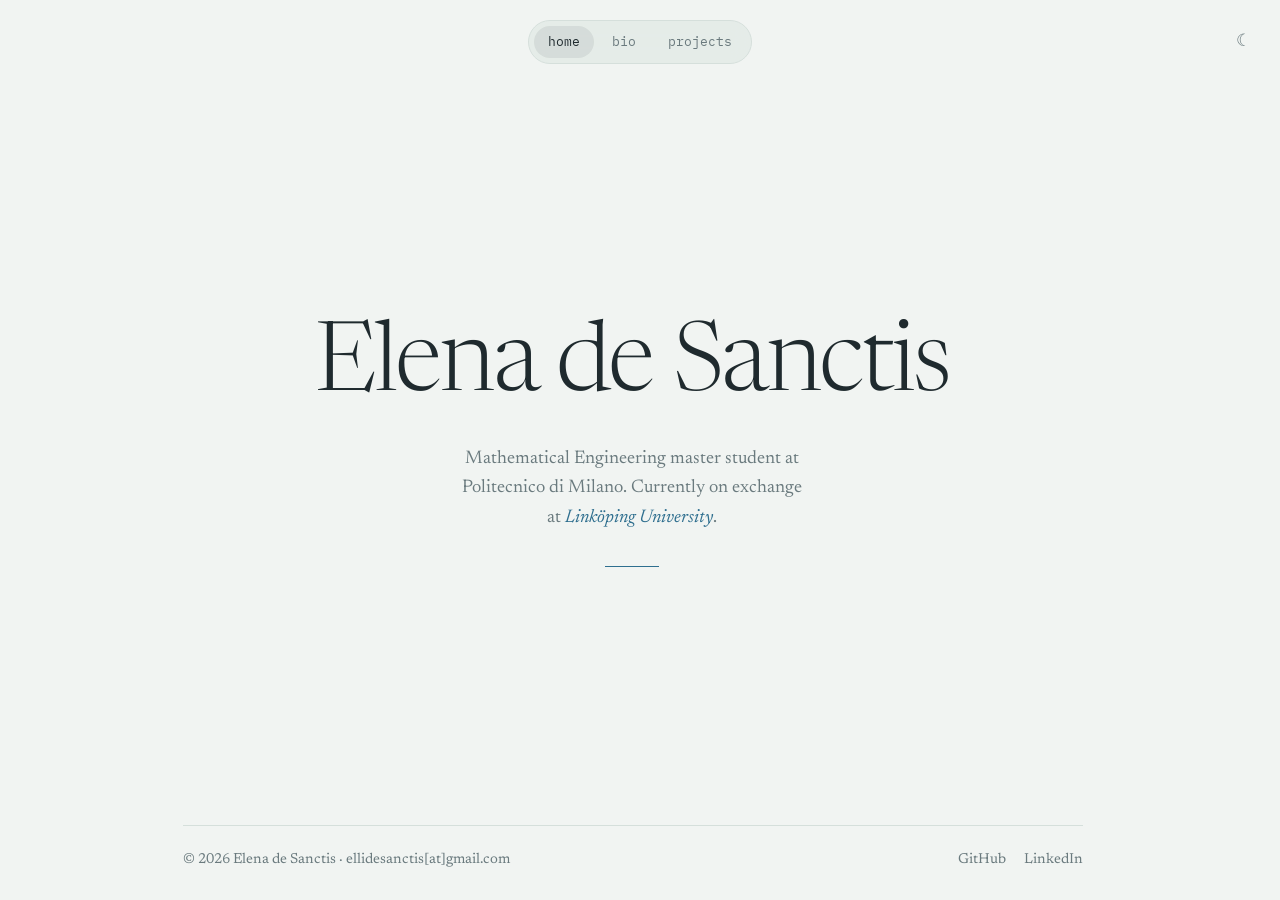
<file: index.html>
<!doctype html>
<html lang="en">
<head>
  <meta charset="utf-8">
  <meta name="viewport" content="width=device-width, initial-scale=1, viewport-fit=cover">
  <title>Elena de Sanctis</title>
  <meta name="description" content="Mathematical Engineering student at Politecnico di Milano">
  <meta name="author" content="Elena de Sanctis">
  <link rel="stylesheet" href="style.css?v=3">
  <script src="theme.js?v=3"></script>
</head>
<body class="home-page">
<nav class="site-nav" aria-label="Main navigation"><a href="index.html" aria-current="page">home</a><a href="bio.html">bio</a><a href="projects.html">projects</a></nav><button class="theme-toggle" type="button" aria-label="Switch to dark mode">☾</button>
<main class="page">
  <section class="home-hero reveal">
    <h1>Elena de Sanctis</h1>
    <p class="description">Mathematical Engineering master student at Politecnico di Milano. Currently on exchange at <em>Linköping University</em>.</p>
    <div class="home-mark" aria-hidden="true"></div>
  </section>
</main>
<footer class="page footer"><span>© 2026 Elena de Sanctis · ellidesanctis[at]gmail.com</span><span class="footer-links"><a href="https://github.com/ElenadeSanctis" target="_blank" rel="noopener">GitHub</a><a href="https://www.linkedin.com/in/elena-de-sanctis-988266246/" target="_blank" rel="noopener">LinkedIn</a></span></footer>
</body>
</html>
</file>
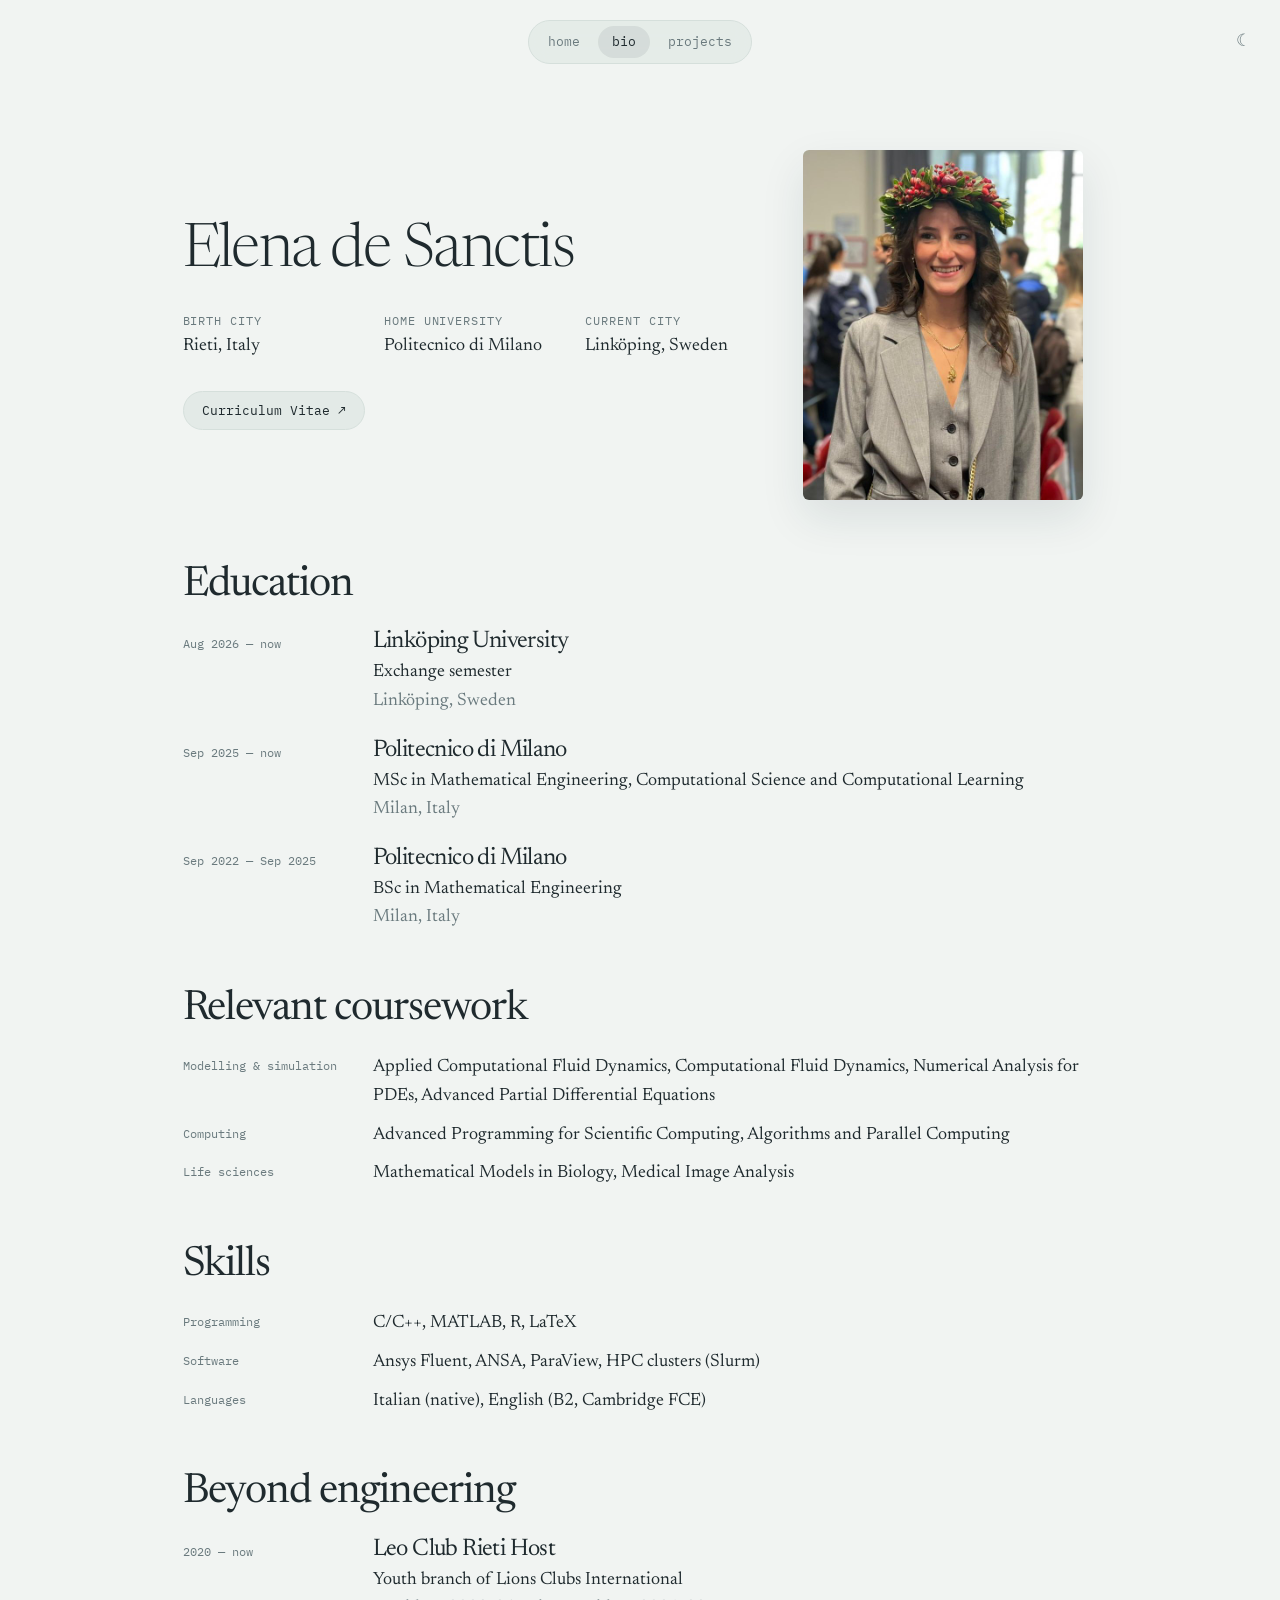
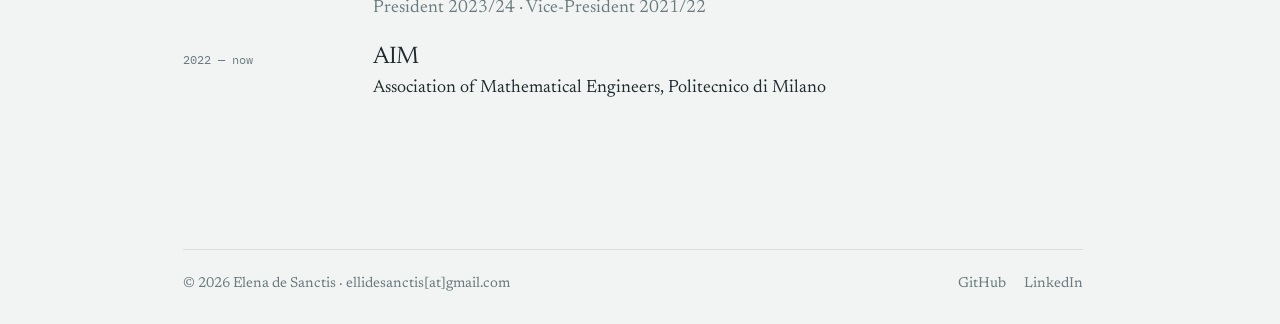
<file: bio.html>
<!doctype html>
<html lang="en">
<head>
  <meta charset="utf-8">
  <meta name="viewport" content="width=device-width, initial-scale=1, viewport-fit=cover">
  <title>Bio — Elena de Sanctis</title>
  <meta name="description" content="Education and background of Elena de Sanctis">
  <meta name="author" content="Elena de Sanctis">
  <link rel="stylesheet" href="style.css?v=3">
  <script src="theme.js?v=3"></script>
</head>
<body>
<nav class="site-nav" aria-label="Main navigation"><a href="index.html">home</a><a href="bio.html" aria-current="page">bio</a><a href="projects.html">projects</a></nav><button class="theme-toggle" type="button" aria-label="Switch to dark mode">☾</button>
<main class="page subpage">
  <header class="bio-hero reveal">
    <div class="bio-intro">
    <h1>Elena de Sanctis</h1>
    <dl class="bio-facts">
      <div><dt>Birth city</dt><dd>Rieti, Italy</dd></div>
      <div><dt>Home university</dt><dd>Politecnico di Milano</dd></div>
      <div><dt>Current city</dt><dd>Linköping, Sweden</dd></div>
    </dl>
    <a class="button" href="Elena_de_Sanctis_CV.pdf" target="_blank" rel="noopener">Curriculum Vitae <span aria-hidden="true">↗</span></a>
    </div>
    <img class="bio-photo" src="profile.jpg" width="640" height="800" alt="Portrait of Elena de Sanctis">
  </header>

  <section class="bio-section reveal" aria-labelledby="edu">
    <h2 id="edu">Education</h2>
    <ol class="cv-list">
      <li class="cv-entry"><span class="when">Aug 2026 — now</span><div><h3>Linköping University</h3><p>Exchange semester</p><span class="muted">Linköping, Sweden</span></div></li>
      <li class="cv-entry"><span class="when">Sep 2025 — now</span><div><h3>Politecnico di Milano</h3><p>MSc in Mathematical Engineering, Computational Science and Computational Learning</p><span class="muted">Milan, Italy</span></div></li>
      <li class="cv-entry"><span class="when">Sep 2022 — Sep 2025</span><div><h3>Politecnico di Milano</h3><p>BSc in Mathematical Engineering</p><span class="muted">Milan, Italy</span></div></li>
    </ol>
  </section>

  <section class="bio-section reveal" aria-labelledby="courses">
    <h2 id="courses">Relevant coursework</h2>
    <dl class="skills">
      <dt>Modelling & simulation</dt><dd>Applied Computational Fluid Dynamics, Computational Fluid Dynamics, Numerical Analysis for PDEs, Advanced Partial Differential Equations</dd>
      <dt>Computing</dt><dd>Advanced Programming for Scientific Computing, Algorithms and Parallel Computing</dd>
      <dt>Life sciences</dt><dd>Mathematical Models in Biology, Medical Image Analysis</dd>
    </dl>
  </section>

  <section class="bio-section reveal" aria-labelledby="skills">
    <h2 id="skills">Skills</h2>
    <dl class="skills">
      <dt>Programming</dt><dd>C/C++, MATLAB, R, LaTeX</dd>
      <dt>Software</dt><dd>Ansys Fluent, ANSA, ParaView, HPC clusters (Slurm)</dd>
      <dt>Languages</dt><dd>Italian (native), English (B2, Cambridge FCE)</dd>
    </dl>
  </section>

  <section class="bio-section reveal" aria-labelledby="more">
    <h2 id="more">Beyond engineering</h2>
    <ol class="cv-list">
      <li class="cv-entry"><span class="when">2020 — now</span><div><h3>Leo Club Rieti Host</h3><p>Youth branch of Lions Clubs International</p><span class="muted">President 2023/24 · Vice-President 2021/22</span></div></li>
      <li class="cv-entry"><span class="when">2022 — now</span><div><h3>AIM</h3><p>Association of Mathematical Engineers, Politecnico di Milano</p></div></li>
    </ol>
  </section>
</main>
<footer class="page footer"><span>© 2026 Elena de Sanctis · ellidesanctis[at]gmail.com</span><span class="footer-links"><a href="https://github.com/ElenadeSanctis" target="_blank" rel="noopener">GitHub</a><a href="https://www.linkedin.com/in/elena-de-sanctis-988266246/" target="_blank" rel="noopener">LinkedIn</a></span></footer>
</body>
</html>
</file>
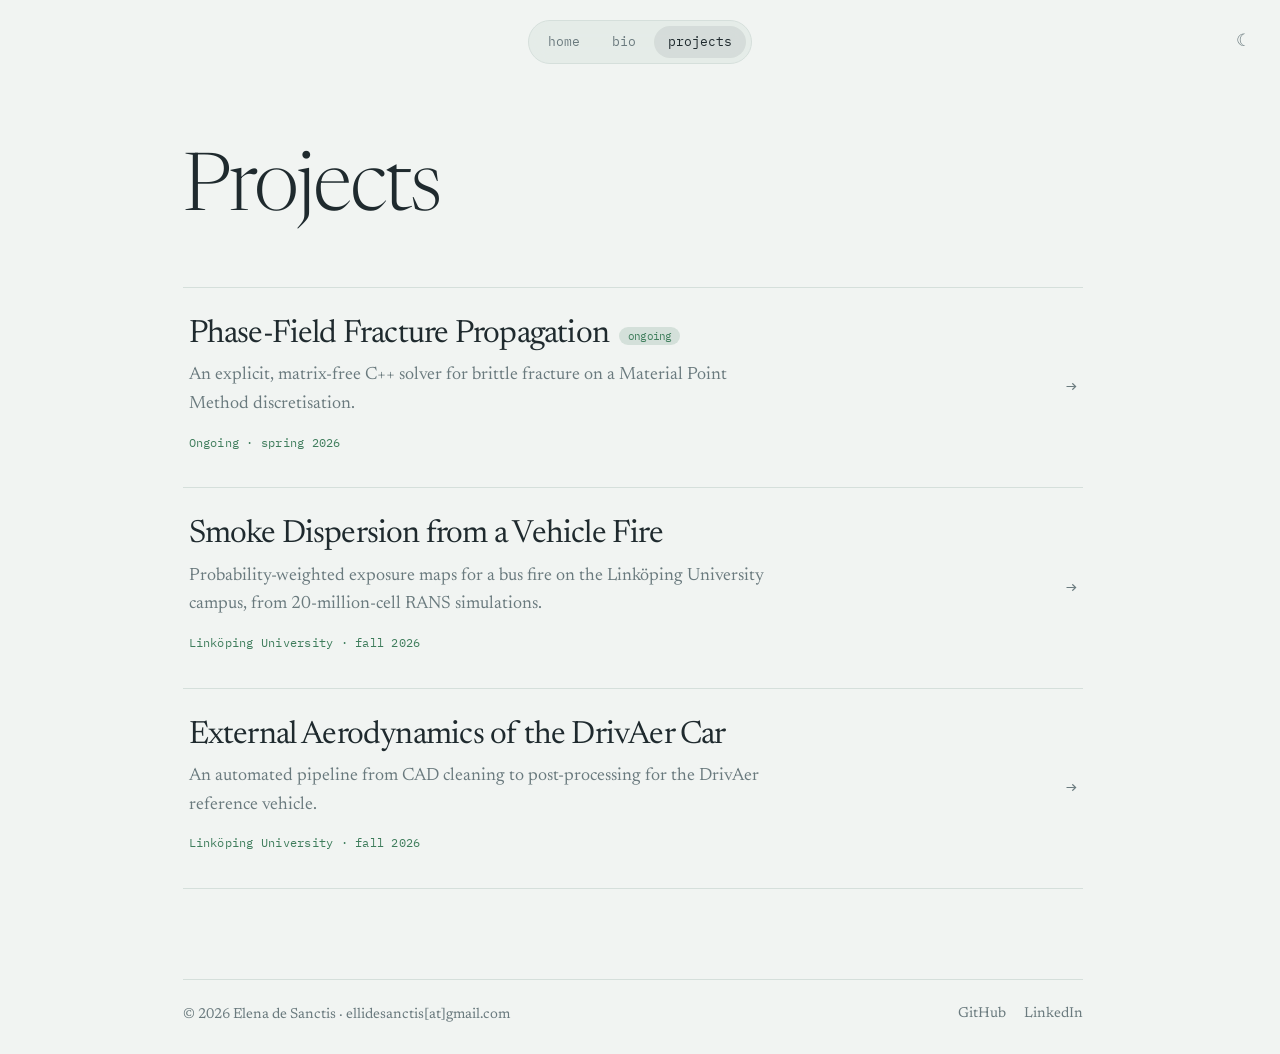
<file: projects.html>
<!doctype html>
<html lang="en">
<head>
  <meta charset="utf-8">
  <meta name="viewport" content="width=device-width, initial-scale=1, viewport-fit=cover">
  <title>Projects — Elena de Sanctis</title>
  <meta name="description" content="Selected projects by Elena de Sanctis">
  <meta name="author" content="Elena de Sanctis">
  <link rel="stylesheet" href="style.css?v=3">
  <script src="theme.js?v=3"></script>
</head>
<body>
<nav class="site-nav" aria-label="Main navigation"><a href="index.html">home</a><a href="bio.html">bio</a><a href="projects.html" aria-current="page">projects</a></nav><button class="theme-toggle" type="button" aria-label="Switch to dark mode">☾</button>
<main class="page subpage">
  <div class="intro reveal"><h1>Projects</h1></div>
  <section class="project-list reveal">
    <a class="project-link" href="projects/phase-field-fracture.html"><div><h2>Phase-Field Fracture Propagation<span class="status">ongoing</span></h2><p>An explicit, matrix-free C++ solver for brittle fracture on a Material Point Method discretisation.</p><span class="meta">Ongoing · spring 2026</span></div><span class="arrow" aria-hidden="true">→</span></a>
<a class="project-link" href="projects/smoke-dispersion.html"><div><h2>Smoke Dispersion from a Vehicle Fire</h2><p>Probability-weighted exposure maps for a bus fire on the Linköping University campus, from 20-million-cell RANS simulations.</p><span class="meta">Linköping University · fall 2026</span></div><span class="arrow" aria-hidden="true">→</span></a>
<a class="project-link" href="projects/drivaer-aerodynamics.html"><div><h2>External Aerodynamics of the DrivAer Car</h2><p>An automated pipeline from CAD cleaning to post-processing for the DrivAer reference vehicle.</p><span class="meta">Linköping University · fall 2026</span></div><span class="arrow" aria-hidden="true">→</span></a>
  </section>
</main>
<footer class="page footer"><span>© 2026 Elena de Sanctis · ellidesanctis[at]gmail.com</span><span class="footer-links"><a href="https://github.com/ElenadeSanctis" target="_blank" rel="noopener">GitHub</a><a href="https://www.linkedin.com/in/elena-de-sanctis-988266246/" target="_blank" rel="noopener">LinkedIn</a></span></footer>
</body>
</html>
</file>
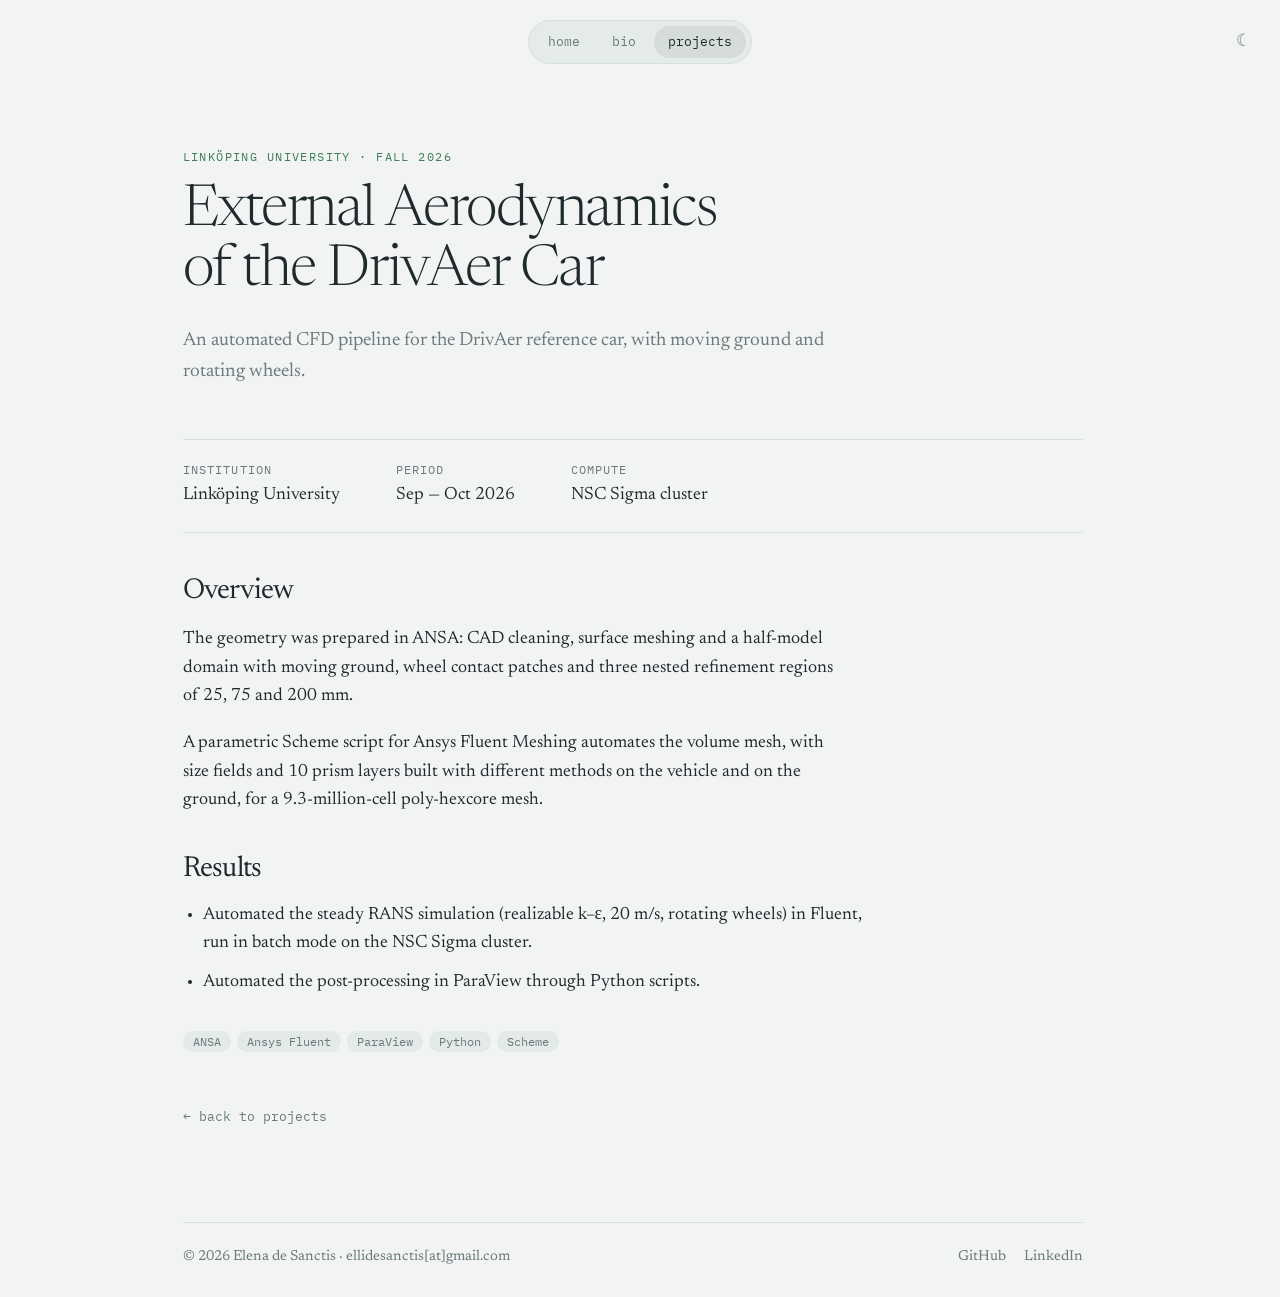
<file: projects/drivaer-aerodynamics.html>
<!doctype html>
<html lang="en">
<head>
  <meta charset="utf-8">
  <meta name="viewport" content="width=device-width, initial-scale=1, viewport-fit=cover">
  <title>External Aerodynamics of the DrivAer Car — Elena de Sanctis</title>
  <meta name="description" content="An automated pipeline from CAD cleaning to post-processing for the DrivAer reference vehicle.">
  <meta name="author" content="Elena de Sanctis">
  <link rel="stylesheet" href="../style.css?v=3">
  <script src="../theme.js?v=3"></script>
</head>
<body>
<nav class="site-nav" aria-label="Main navigation"><a href="../index.html">home</a><a href="../bio.html">bio</a><a href="../projects.html" aria-current="page">projects</a></nav><button class="theme-toggle" type="button" aria-label="Switch to dark mode">☾</button>
<main class="page subpage">
  <header class="detail-hero reveal">
    <p class="eyebrow">Linköping University · fall 2026</p>
    <h1>External Aerodynamics of the DrivAer Car</h1>
    <p class="lede">An automated CFD pipeline for the DrivAer reference car, with moving ground and rotating wheels.</p>
  </header>
  <div class="detail-body reveal">
    <div class="project-meta"><div><strong>Institution</strong><p>Linköping University</p></div><div><strong>Period</strong><p>Sep — Oct 2026</p></div><div><strong>Compute</strong><p>NSC Sigma cluster</p></div></div>
    <h2>Overview</h2>
    <p>The geometry was prepared in ANSA: CAD cleaning, surface meshing and a half-model domain with moving ground, wheel contact patches and three nested refinement regions of 25, 75 and 200 mm.</p><p>A parametric Scheme script for Ansys Fluent Meshing automates the volume mesh, with size fields and 10 prism layers built with different methods on the vehicle and on the ground, for a 9.3-million-cell poly-hexcore mesh.</p>
    <h2 style="margin-top:40px">Results</h2>
    <ul><li>Automated the steady RANS simulation (realizable k–ε, 20 m/s, rotating wheels) in Fluent, run in batch mode on the NSC Sigma cluster.</li><li>Automated the post-processing in ParaView through Python scripts.</li></ul>
    <div class="tags" style="margin-top:34px"><span>ANSA</span><span>Ansys Fluent</span><span>ParaView</span><span>Python</span><span>Scheme</span></div>
    <a class="back" href="../projects.html">← back to projects</a>
  </div>
</main>
<footer class="page footer"><span>© 2026 Elena de Sanctis · ellidesanctis[at]gmail.com</span><span class="footer-links"><a href="https://github.com/ElenadeSanctis" target="_blank" rel="noopener">GitHub</a><a href="https://www.linkedin.com/in/elena-de-sanctis-988266246/" target="_blank" rel="noopener">LinkedIn</a></span></footer>
</body>
</html>
</file>
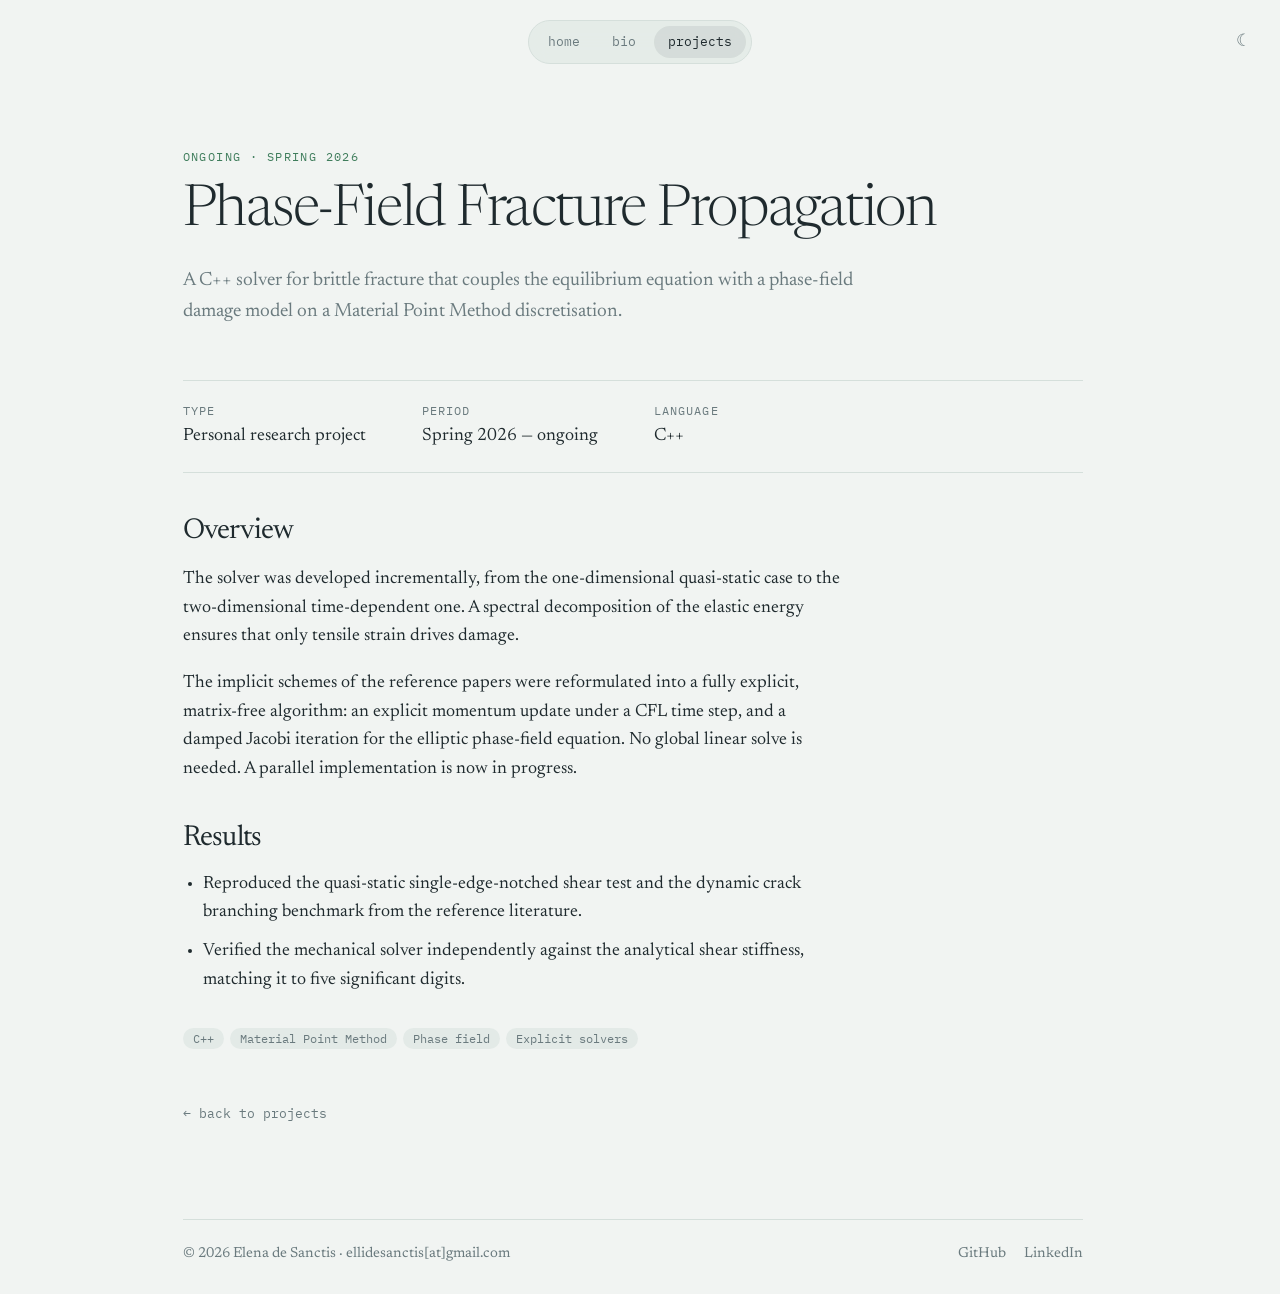
<file: projects/phase-field-fracture.html>
<!doctype html>
<html lang="en">
<head>
  <meta charset="utf-8">
  <meta name="viewport" content="width=device-width, initial-scale=1, viewport-fit=cover">
  <title>Phase-Field Fracture Propagation — Elena de Sanctis</title>
  <meta name="description" content="An explicit, matrix-free C++ solver for brittle fracture on a Material Point Method discretisation.">
  <meta name="author" content="Elena de Sanctis">
  <link rel="stylesheet" href="../style.css?v=3">
  <script src="../theme.js?v=3"></script>
</head>
<body>
<nav class="site-nav" aria-label="Main navigation"><a href="../index.html">home</a><a href="../bio.html">bio</a><a href="../projects.html" aria-current="page">projects</a></nav><button class="theme-toggle" type="button" aria-label="Switch to dark mode">☾</button>
<main class="page subpage">
  <header class="detail-hero reveal">
    <p class="eyebrow">Ongoing · spring 2026</p>
    <h1>Phase-Field Fracture Propagation</h1>
    <p class="lede">A C++ solver for brittle fracture that couples the equilibrium equation with a phase-field damage model on a Material Point Method discretisation.</p>
  </header>
  <div class="detail-body reveal">
    <div class="project-meta"><div><strong>Type</strong><p>Personal research project</p></div><div><strong>Period</strong><p>Spring 2026 — ongoing</p></div><div><strong>Language</strong><p>C++</p></div></div>
    <h2>Overview</h2>
    <p>The solver was developed incrementally, from the one-dimensional quasi-static case to the two-dimensional time-dependent one. A spectral decomposition of the elastic energy ensures that only tensile strain drives damage.</p><p>The implicit schemes of the reference papers were reformulated into a fully explicit, matrix-free algorithm: an explicit momentum update under a CFL time step, and a damped Jacobi iteration for the elliptic phase-field equation. No global linear solve is needed. A parallel implementation is now in progress.</p>
    <h2 style="margin-top:40px">Results</h2>
    <ul><li>Reproduced the quasi-static single-edge-notched shear test and the dynamic crack branching benchmark from the reference literature.</li><li>Verified the mechanical solver independently against the analytical shear stiffness, matching it to five significant digits.</li></ul>
    <div class="tags" style="margin-top:34px"><span>C++</span><span>Material Point Method</span><span>Phase field</span><span>Explicit solvers</span></div>
    <a class="back" href="../projects.html">← back to projects</a>
  </div>
</main>
<footer class="page footer"><span>© 2026 Elena de Sanctis · ellidesanctis[at]gmail.com</span><span class="footer-links"><a href="https://github.com/ElenadeSanctis" target="_blank" rel="noopener">GitHub</a><a href="https://www.linkedin.com/in/elena-de-sanctis-988266246/" target="_blank" rel="noopener">LinkedIn</a></span></footer>
</body>
</html>
</file>
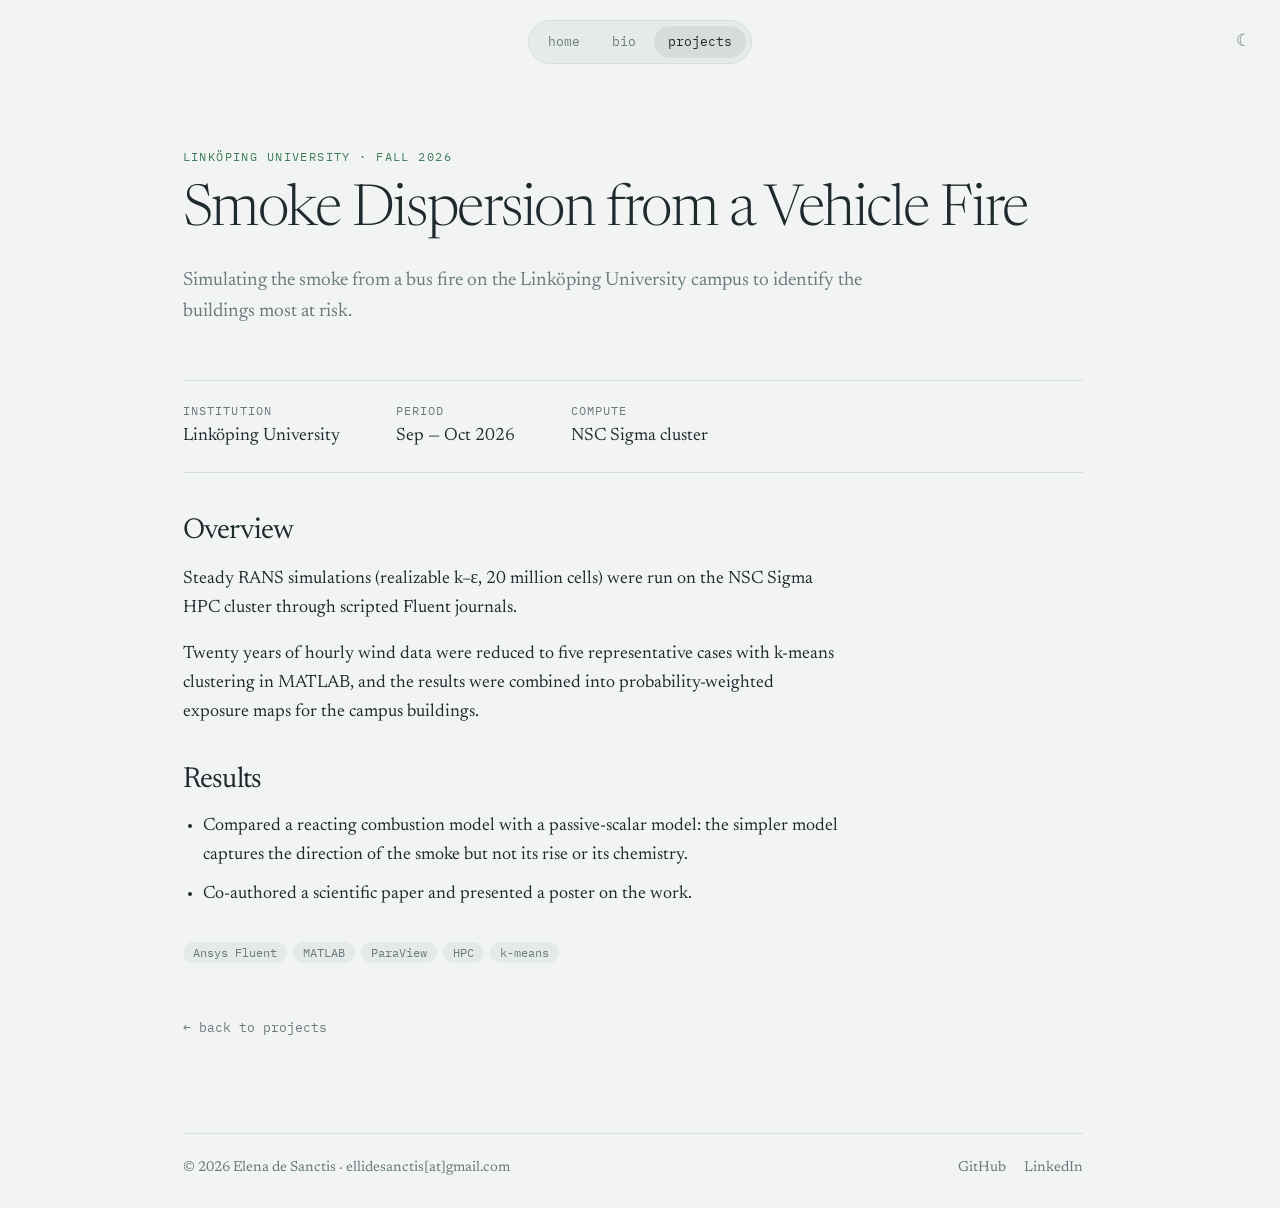
<file: projects/smoke-dispersion.html>
<!doctype html>
<html lang="en">
<head>
  <meta charset="utf-8">
  <meta name="viewport" content="width=device-width, initial-scale=1, viewport-fit=cover">
  <title>Smoke Dispersion from a Vehicle Fire — Elena de Sanctis</title>
  <meta name="description" content="Probability-weighted exposure maps for a bus fire on the Linköping University campus, from 20-million-cell RANS simulations.">
  <meta name="author" content="Elena de Sanctis">
  <link rel="stylesheet" href="../style.css?v=3">
  <script src="../theme.js?v=3"></script>
</head>
<body>
<nav class="site-nav" aria-label="Main navigation"><a href="../index.html">home</a><a href="../bio.html">bio</a><a href="../projects.html" aria-current="page">projects</a></nav><button class="theme-toggle" type="button" aria-label="Switch to dark mode">☾</button>
<main class="page subpage">
  <header class="detail-hero reveal">
    <p class="eyebrow">Linköping University · fall 2026</p>
    <h1>Smoke Dispersion from a Vehicle Fire</h1>
    <p class="lede">Simulating the smoke from a bus fire on the Linköping University campus to identify the buildings most at risk.</p>
  </header>
  <div class="detail-body reveal">
    <div class="project-meta"><div><strong>Institution</strong><p>Linköping University</p></div><div><strong>Period</strong><p>Sep — Oct 2026</p></div><div><strong>Compute</strong><p>NSC Sigma cluster</p></div></div>
    <h2>Overview</h2>
    <p>Steady RANS simulations (realizable k–ε, 20 million cells) were run on the NSC Sigma HPC cluster through scripted Fluent journals.</p><p>Twenty years of hourly wind data were reduced to five representative cases with k-means clustering in MATLAB, and the results were combined into probability-weighted exposure maps for the campus buildings.</p>
    <h2 style="margin-top:40px">Results</h2>
    <ul><li>Compared a reacting combustion model with a passive-scalar model: the simpler model captures the direction of the smoke but not its rise or its chemistry.</li><li>Co-authored a scientific paper and presented a poster on the work.</li></ul>
    <div class="tags" style="margin-top:34px"><span>Ansys Fluent</span><span>MATLAB</span><span>ParaView</span><span>HPC</span><span>k-means</span></div>
    <a class="back" href="../projects.html">← back to projects</a>
  </div>
</main>
<footer class="page footer"><span>© 2026 Elena de Sanctis · ellidesanctis[at]gmail.com</span><span class="footer-links"><a href="https://github.com/ElenadeSanctis" target="_blank" rel="noopener">GitHub</a><a href="https://www.linkedin.com/in/elena-de-sanctis-988266246/" target="_blank" rel="noopener">LinkedIn</a></span></footer>
</body>
</html>
</file>
<file: style.css>
@import url('https://fonts.googleapis.com/css2?family=Newsreader:ital,opsz,wght@0,6..72,300;0,6..72,400;0,6..72,500;1,6..72,400&family=IBM+Plex+Mono:wght@400&display=swap');

/* Layout: pagine a colonna centrata, nav a pillola fissa in alto, transizioni tra pagine */
:root {
  --bg: #f1f4f2;
  --surface: #e3eae7;
  --text: #1f2a2e;
  --muted: #6a7a7e;
  --rule: #d5dfdb;
  --accent: #2f6f8f;
  --accent-2: #3f7d5c;
  --pill: rgba(31, 42, 46, .08);
  --shadow: 0 18px 44px rgba(20, 45, 55, .10);
  --serif: "Newsreader", "Iowan Old Style", Baskerville, Georgia, serif;
  --mono: "IBM Plex Mono", ui-monospace, SFMono-Regular, Consolas, monospace;
  --ease: cubic-bezier(.2, .7, .2, 1);
  color-scheme: light;
}
@media (prefers-color-scheme: dark) {
  :root:not([data-theme="light"]) {
    --bg: #11191d; --surface: #1b262b; --text: #dce6e8; --muted: #8fa1a6; --rule: #26343a;
    --accent: #86bfd9; --accent-2: #8cc9a6; --pill: rgba(220, 230, 232, .10);
    --shadow: 0 18px 44px rgba(0, 0, 0, .30); color-scheme: dark;
  }
}
:root[data-theme="dark"] {
  --bg: #11191d; --surface: #1b262b; --text: #dce6e8; --muted: #8fa1a6; --rule: #26343a;
  --accent: #86bfd9; --accent-2: #8cc9a6; --pill: rgba(220, 230, 232, .10);
  --shadow: 0 18px 44px rgba(0, 0, 0, .30); color-scheme: dark;
}

* { box-sizing: border-box; }
html { scrollbar-gutter: stable; }
body {
  margin: 0; min-height: 100svh; display: flex; flex-direction: column;
  background: var(--bg); color: var(--text);
  font-family: var(--serif); font-size: 1.12rem; line-height: 1.6;
  padding-left: max(16px, env(safe-area-inset-left, 0px));
  padding-right: max(16px, env(safe-area-inset-right, 0px));
  transition: background-color .3s ease, color .3s ease;
}
a { color: inherit; text-decoration: none; }
img { display: block; max-width: 100%; }
main { flex: 1; }
.page { width: 100%; max-width: 900px; margin: 0 auto; }

/* nav */
.site-nav {
  position: fixed; z-index: 10; top: calc(20px + env(safe-area-inset-top, 0px)); left: 50%; transform: translateX(-50%);
  display: flex; gap: 4px; padding: 5px;
  background: color-mix(in srgb, var(--surface) 85%, transparent);
  backdrop-filter: blur(10px); -webkit-backdrop-filter: blur(10px);
  border: 1px solid var(--rule); border-radius: 999px;
  font-family: var(--mono); font-size: .8rem;
  view-transition-name: site-nav;
}
.site-nav a { position: relative; padding: 6px 14px; border-radius: 999px; color: var(--muted); transition: color .2s ease; white-space: nowrap; }
.site-nav a:hover { color: var(--text); }
.site-nav a[aria-current="page"] { color: var(--text); }
.site-nav a[aria-current="page"]::before {
  content: ""; position: absolute; inset: 0; z-index: -1; border-radius: 999px; background: var(--pill);
  view-transition-name: nav-pill;
}
.theme-toggle {
  position: fixed; z-index: 11; top: calc(24px + env(safe-area-inset-top, 0px)); right: max(20px, calc(env(safe-area-inset-right, 0px) + 12px));
  width: 34px; height: 34px; border: 1px solid transparent; border-radius: 50%;
  background: transparent; color: var(--muted); font-size: 1.05rem; line-height: 1; cursor: pointer;
  transition: color .2s ease, border-color .2s ease, transform .4s var(--ease);
  view-transition-name: theme-toggle;
}
.theme-toggle:hover { color: var(--text); border-color: var(--rule); transform: rotate(-20deg); }
a:focus-visible, button:focus-visible { outline: 2px solid var(--accent); outline-offset: 3px; border-radius: 4px; }

/* type */
h1, h2, h3 { margin: 0; font-weight: 400; letter-spacing: -.025em; line-height: 1.04; text-wrap: balance; }
h1 { font-size: clamp(2.6rem, 6.5vw, 5rem); font-weight: 300; }
.muted { color: var(--muted); }
.eyebrow { margin: 0 0 18px; font: .74rem/1.2 var(--mono); letter-spacing: .12em; text-transform: uppercase; color: var(--accent-2); }
.meta { font: .76rem var(--mono); color: var(--accent-2); letter-spacing: .02em; }

/* home */
.home-page main { display: grid; place-items: center; padding-block: 120px 60px; }
.home-hero { text-align: center; max-width: 640px; }
.home-hero h1 { font-size: clamp(3rem, 9vw, 6rem); }
.home-hero .description { margin: 26px auto 0; max-width: 34ch; font-size: 1.15rem; color: var(--muted); }
.home-hero .description em { color: var(--accent); font-style: italic; }
.home-mark { width: 54px; height: 1px; margin: 34px auto 0; background: var(--accent); transform-origin: center; animation: grow .9s var(--ease) .35s both; }

/* subpages */
.subpage { padding-block: 150px 90px; }
.intro { margin-bottom: 54px; }

/* bio */
.bio-hero { display: grid; grid-template-columns: minmax(0, 1fr) 280px; gap: 48px; align-items: center; margin-bottom: 64px; }
.bio-intro { display: grid; gap: 30px; min-width: 0; }
.bio-photo { width: 100%; height: auto; aspect-ratio: 4 / 5; object-fit: cover; border-radius: 6px; box-shadow: var(--shadow); transition: transform .5s var(--ease); }
.bio-photo:hover { transform: translateY(-4px) rotate(-.6deg); }
.bio-hero h1 { font-size: clamp(2.4rem, 5vw, 3.8rem); }
.bio-facts { display: grid; grid-template-columns: repeat(auto-fit, minmax(150px, 1fr)); gap: 14px 32px; margin: 0; }
.bio-facts dt { font: .74rem var(--mono); letter-spacing: .08em; text-transform: uppercase; color: var(--muted); }
.bio-facts dd { margin: 4px 0 0; }
.button {
  display: inline-flex; align-items: center; gap: 8px; justify-self: start;
  padding: 10px 18px; border: 1px solid var(--rule); border-radius: 999px; background: var(--surface);
  font: .8rem var(--mono); color: var(--text);
  transition: background-color .2s ease, color .2s ease, border-color .2s ease, transform .2s var(--ease);
}
.button:hover { background: var(--accent); border-color: var(--accent); color: var(--bg); transform: translateY(-2px); }
.bio-section { margin-bottom: 56px; }
.bio-section h2 { font-size: clamp(1.8rem, 3.6vw, 2.6rem); margin-bottom: 22px; }
.cv-list { list-style: none; margin: 0; padding: 0; display: grid; gap: 22px; }
.cv-entry { display: grid; grid-template-columns: 170px 1fr; gap: 20px; }
.cv-entry .when { font: .78rem var(--mono); color: var(--muted); padding-top: 6px; font-variant-numeric: tabular-nums; }
.cv-entry h3 { font-size: 1.5rem; }
.cv-entry p { margin: 4px 0 0; }
.skills { display: grid; grid-template-columns: 170px 1fr; gap: 10px 20px; margin: 0; }
.skills dt { font: .78rem var(--mono); color: var(--muted); padding-top: 4px; }
.skills dd { margin: 0; }

/* projects list */
.project-list { border-top: 1px solid var(--rule); }
.project-link { display: grid; grid-template-columns: 1fr auto; gap: 24px; align-items: center; padding: 30px 6px; border-bottom: 1px solid var(--rule); transition: padding .35s var(--ease), background-color .35s ease; }
.project-link h2 { font-size: clamp(1.5rem, 3vw, 2rem); margin-bottom: 10px; transition: color .25s ease; }
.project-link p { margin: 0 0 10px; max-width: 60ch; color: var(--muted); }
.project-link .arrow { font-family: var(--mono); color: var(--muted); transition: transform .35s var(--ease), color .25s ease; }
.project-link:hover { padding-left: 16px; background: color-mix(in srgb, var(--surface) 55%, transparent); }
.project-link:hover h2, .project-link:hover .arrow { color: var(--accent); }
.project-link:hover .arrow { transform: translateX(6px); }
.status { display: inline-block; margin-left: 10px; padding: 2px 9px; border-radius: 999px; background: color-mix(in srgb, var(--accent-2) 16%, transparent); color: var(--accent-2); font: .7rem var(--mono); vertical-align: 2px; }

/* project detail */
.detail-hero { margin-bottom: 52px; }
.detail-hero h1 { font-size: clamp(2.2rem, 4.6vw, 3.6rem); }
.lede { margin: 24px 0 0; max-width: 62ch; font-size: 1.2rem; color: var(--muted); }
.project-meta { display: flex; flex-wrap: wrap; gap: 22px 56px; margin-bottom: 44px; padding-block: 22px; border-top: 1px solid var(--rule); border-bottom: 1px solid var(--rule); }
.project-meta strong { display: block; font: 400 .72rem var(--mono); letter-spacing: .1em; text-transform: uppercase; color: var(--muted); }
.project-meta p { margin: 4px 0 0; }
.detail-body h2 { font-size: 1.8rem; margin-bottom: 16px; }
.detail-body p, .detail-body li { max-width: 66ch; }
.detail-body ul { padding-left: 20px; margin: 0; display: grid; gap: 10px; }
.tags { display: flex; flex-wrap: wrap; gap: 6px; }
.tags span { padding: 3px 10px; border-radius: 999px; background: var(--surface); font: .72rem var(--mono); color: var(--muted); }
.back { display: inline-block; margin-top: 56px; font: .8rem var(--mono); color: var(--muted); transition: color .2s ease, transform .3s var(--ease); }
.back:hover { color: var(--accent); transform: translateX(-4px); }

/* coursework */
.course-block { display: grid; grid-template-columns: 240px 1fr; gap: 24px; padding-block: 30px; border-top: 1px solid var(--rule); }
.course-block:last-child { border-bottom: 1px solid var(--rule); }
.course-head h2 { font-size: 1.6rem; margin-bottom: 8px; }
.course-list { list-style: none; margin: 0; padding: 0; display: grid; grid-template-columns: repeat(auto-fill, minmax(220px, 1fr)); gap: 10px 28px; }
.course-list li { padding-left: 16px; position: relative; }
.course-list li::before { content: ""; position: absolute; left: 0; top: .72em; width: 6px; height: 1px; background: var(--accent); }

/* footer */
.footer { display: flex; justify-content: space-between; align-items: center; flex-wrap: wrap; gap: 10px 20px; padding-block: 22px 28px; border-top: 1px solid var(--rule); font-size: .9rem; color: var(--muted); }
.footer-links { display: flex; gap: 18px; }
.footer-links a { border-bottom: 1px solid transparent; transition: color .2s ease, border-color .2s ease; }
.footer-links a:hover { color: var(--accent); border-color: var(--accent); }

/* ---- animations ---- */
@view-transition { navigation: auto; }
main { view-transition-name: page; }
::view-transition-old(page) { animation: page-out .22s ease both; }
::view-transition-new(page) { animation: page-in .5s var(--ease) both; }
::view-transition-group(nav-pill) { animation-duration: .45s; animation-timing-function: var(--ease); }
@keyframes page-out { to { opacity: 0; transform: translateY(-8px); } }
@keyframes page-in { from { opacity: 0; transform: translateY(14px); } }
@keyframes rise { from { opacity: 0; transform: translateY(16px); } }
@keyframes grow { from { transform: scaleX(0); } }
.reveal > * { animation: rise .6s var(--ease) both; }
.reveal > *:nth-child(2) { animation-delay: .08s; }
.reveal > *:nth-child(3) { animation-delay: .16s; }
.reveal > *:nth-child(4) { animation-delay: .24s; }
.reveal > *:nth-child(5) { animation-delay: .32s; }
.reveal > *:nth-child(6) { animation-delay: .40s; }
@media (prefers-reduced-motion: reduce) {
  *, *::before, *::after, ::view-transition-group(*), ::view-transition-old(*), ::view-transition-new(*) { animation: none !important; transition: none !important; }
}

@media (max-width: 680px) {
  body { font-size: 1.05rem; }
  .site-nav { top: calc(12px + env(safe-area-inset-top, 0px)); font-size: .72rem; }
  .site-nav a { padding: 5px 10px; }
  .theme-toggle { top: calc(14px + env(safe-area-inset-top, 0px)); right: max(8px, env(safe-area-inset-right, 0px)); }
  .subpage { padding-top: 110px; }
  .bio-facts { grid-template-columns: 1fr 1fr; }
  .bio-hero { grid-template-columns: 1fr; gap: 28px; }
  .bio-photo { width: min(100%, 220px); order: -1; }
  .cv-entry, .skills { grid-template-columns: 1fr; gap: 2px; }
  .skills dd { margin-bottom: 10px; }
  .project-link { grid-template-columns: 1fr; }
  .course-block { grid-template-columns: 1fr; gap: 14px; }
  .site-nav a { padding: 5px 8px; }
  .project-link .arrow { display: none; }
}
@media (max-width: 460px) {
  .site-nav { left: max(16px, env(safe-area-inset-left, 0px)); transform: none; }
}
</file>
